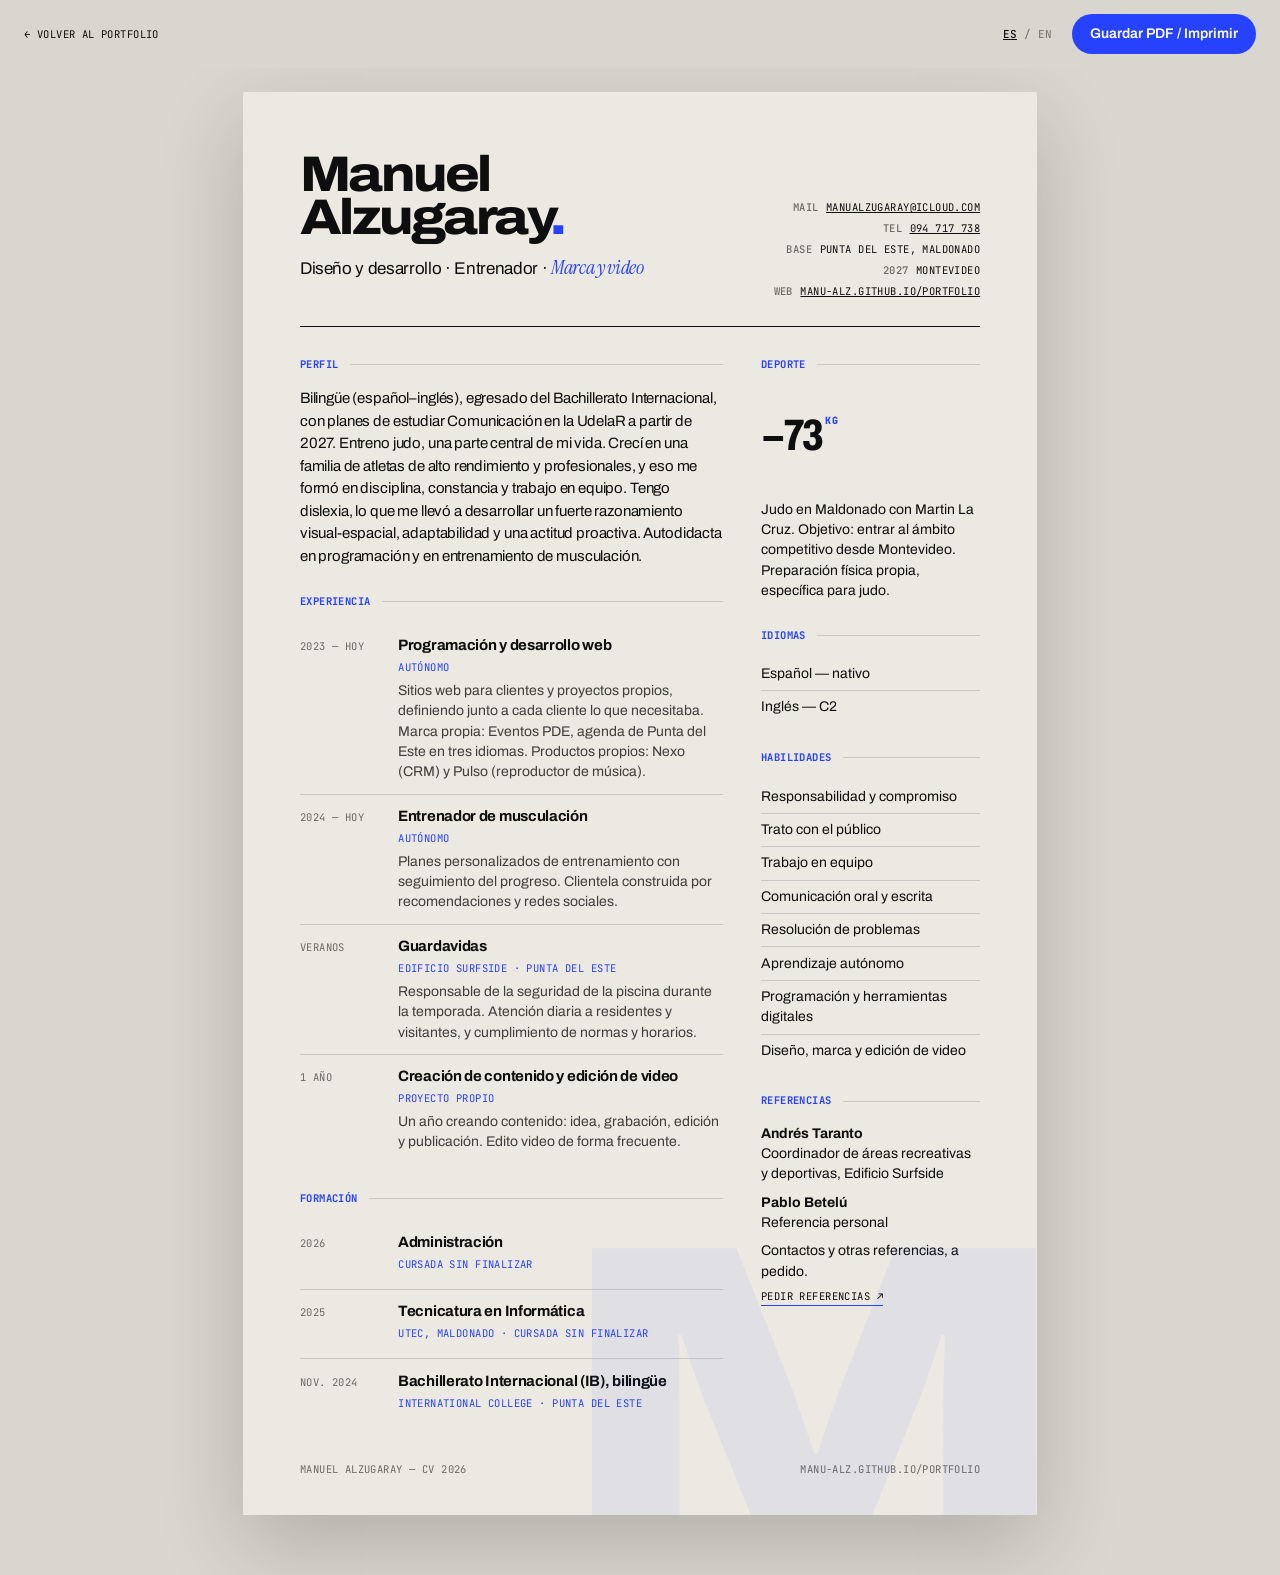
<file: cv.html>
<!doctype html>
<html lang="es">
<head>
  <meta charset="utf-8">
  <meta name="viewport" content="width=device-width, initial-scale=1">
  <title>CV — Manuel Alzugaray</title>
  <meta name="description" content="Currículum de Manuel Alzugaray: atleta, entrenador de musculación y desarrollador web. Punta del Este, Uruguay.">
  <link rel="icon" href="assets/favicon.svg" type="image/svg+xml">
  <link rel="preconnect" href="https://fonts.googleapis.com">
  <link rel="preconnect" href="https://fonts.gstatic.com" crossorigin>
  <link href="https://fonts.googleapis.com/css2?family=Archivo:wdth,wght@62..125,100..900&family=Instrument+Serif:ital@0;1&family=JetBrains+Mono:wght@400;500&display=swap" rel="stylesheet">
  <style>
    :root { --paper:#ECE9E2; --ink:#0E0E0E; --blue:#2742FF; --muted:rgba(14,14,14,.58); --line:rgba(14,14,14,.15); }
    * { box-sizing: border-box; }
    html, body { margin: 0; }
    body { background: #d9d6cf; color: var(--ink); font-family: "Archivo", Arial, sans-serif; font-size: 14px; line-height: 1.45; -webkit-font-smoothing: antialiased; }
    a { color: inherit; }
    em { font-family: "Instrument Serif", Georgia, serif; font-style: italic; font-weight: 400; }
    .mono { font-family: "JetBrains Mono", monospace; font-size: 10.5px; letter-spacing: .04em; text-transform: uppercase; }
    .bar { position: sticky; top: 0; z-index: 2; display: flex; justify-content: space-between; align-items: center; padding: 14px 24px; background: rgba(217,214,207,.9); backdrop-filter: blur(8px); }
    .bar a { text-decoration: none; }
    .print { font: inherit; border: 0; background: var(--blue); color: #fff; padding: 10px 18px; border-radius: 99px; cursor: pointer; font-weight: 600; }
    .print:hover { background: var(--ink); }
    .bar__r { display: flex; gap: 14px; align-items: center; }
    .lang { font: 500 11px "JetBrains Mono", monospace; background: none; border: 0; cursor: pointer; color: rgba(14,14,14,.45); }
    .lang .on { color: var(--ink); text-decoration: underline; }
    @media print { .bar__r { display: none; } }
    .sheet { width: 210mm; min-height: 297mm; margin: 24px auto 60px; background: var(--paper); padding: 16mm 15mm; position: relative; overflow: hidden; box-shadow: 0 30px 80px rgba(0,0,0,.18); }
    .sheet::after { content: "M"; position: absolute; right: -10mm; bottom: -32mm; font-size: 120mm; font-weight: 800; line-height: 1; color: rgba(39,66,255,.06); font-variation-settings: "wdth" 125, "wght" 800; pointer-events: none; }
    header { display: grid; grid-template-columns: 1fr auto; gap: 8mm; align-items: end; padding-bottom: 7mm; border-bottom: 1.5px solid var(--ink); }
    h1 { margin: 0; font-size: 50px; line-height: .86; letter-spacing: -.05em; font-weight: 800; font-variation-settings: "wdth" 112, "wght" 800; }
    h1 span { color: var(--blue); }
    .role { margin-top: 4mm; font-size: 17px; letter-spacing: -.02em; }
    .role em { color: var(--blue); font-size: 1.15em; }
    .contact { text-align: right; display: grid; gap: 1.5mm; }
    .contact b { font-weight: 500; color: var(--muted); margin-right: 2mm; }
    .grid { display: grid; grid-template-columns: 1fr 58mm; gap: 10mm; margin-top: 8mm; }
    h2 { margin: 0 0 4mm; display: flex; align-items: center; gap: 3mm; color: var(--blue); }
    h2::after { content: ""; flex: 1; height: 1px; background: var(--line); }
    section { margin-bottom: 7mm; }
    .profile { font-size: 15px; line-height: 1.5; letter-spacing: -.01em; }
    .item { display: grid; grid-template-columns: 22mm 1fr; gap: 4mm; padding: 3mm 0; border-top: 1px solid var(--line); }
    .item:first-of-type { border-top: 0; }
    .when { color: var(--muted); padding-top: 1mm; }
    .item h3 { margin: 0; font-size: 15px; letter-spacing: -.02em; }
    .where { color: var(--blue); margin: .8mm 0 1.5mm; display: block; }
    .item p { margin: 0; color: rgba(14,14,14,.78); }
    ul { margin: 0; padding: 0; list-style: none; }
    aside li { padding: 1.6mm 0; border-top: 1px solid var(--line); }
    aside li:first-child { border-top: 0; }
    .big { font-size: 44px; font-weight: 800; letter-spacing: -.05em; line-height: .9; font-variation-settings: "wdth" 75, "wght" 800; }
    .big small { font-family: "JetBrains Mono", monospace; font-size: 10px; font-weight: 500; color: var(--blue); letter-spacing: .04em; vertical-align: top; margin-left: 1mm; }
    .web { margin-top: 2mm; display: inline-block; text-decoration: none; border-bottom: 1.5px solid var(--blue); }
    .foot { position: absolute; left: 15mm; right: 15mm; bottom: 10mm; display: flex; justify-content: space-between; color: var(--muted); }
    @media (max-width: 820px) {
      .sheet { width: auto; min-height: 0; margin: 12px; padding: 22px 18px 60px; }
      header, .grid { grid-template-columns: 1fr; }
      .contact { text-align: left; }
      h1 { font-size: 40px; }
    }
    @page { size: A4; margin: 0; }
    @media print {
      body { background: none; }
      .bar { display: none; }
      .sheet { margin: 0; box-shadow: none; width: 210mm; height: 297mm; }
      * { -webkit-print-color-adjust: exact; print-color-adjust: exact; }
    }
  </style>
</head>
<body>
  <div class="bar">
    <a href="index.html" class="mono">← Volver al portfolio</a>
    <span class="bar__r"><button class="lang" type="button" data-cv-lang>ES / EN</button><button class="print" type="button" onclick="print()">Guardar PDF / Imprimir</button></span>
  </div>

  <main class="sheet">
    <header>
      <div>
        <h1>Manuel<br>Alzugaray<span>.</span></h1>
        <p class="role">Diseño y desarrollo · Entrenador · <em>Marca y video</em></p>
      </div>
      <div class="contact mono">
        <span><b>Mail</b><a href="mailto:manualzugaray@icloud.com">manualzugaray@icloud.com</a></span>
        <span><b>Tel</b><a href="tel:+59894717738">094 717 738</a></span>
        <span><b>Base</b>Punta del Este, Maldonado</span>
        <span><b>2027</b>Montevideo</span>
        <span><b>Web</b><a href="https://manu-alz.github.io/Portfolio/">manu-alz.github.io/Portfolio</a></span>
      </div>
    </header>

    <div class="grid">
      <div>
        <section>
          <h2 class="mono">Perfil</h2>
          <p class="profile">Bilingüe (español–inglés), egresado del Bachillerato Internacional, con planes de estudiar Comunicación en la UdelaR a partir de 2027. Entreno judo, una parte central de mi vida. Crecí en una familia de atletas de alto rendimiento y profesionales, y eso me formó en disciplina, constancia y trabajo en equipo. Tengo dislexia, lo que me llevó a desarrollar un fuerte razonamiento visual-espacial, adaptabilidad y una actitud proactiva. Autodidacta en programación y en entrenamiento de musculación.</p>
        </section>

        <section>
          <h2 class="mono">Experiencia</h2>
          <div class="item">
            <span class="when mono">2023 — hoy</span>
            <div><h3>Programación y desarrollo web</h3><span class="where mono">Autónomo</span>
              <p>Sitios web para clientes y proyectos propios, definiendo junto a cada cliente lo que necesitaba. Marca propia: Eventos PDE, agenda de Punta del Este en tres idiomas. Productos propios: Nexo (CRM) y Pulso (reproductor de música).</p></div>
          </div>
          <div class="item">
            <span class="when mono">2024 — hoy</span>
            <div><h3>Entrenador de musculación</h3><span class="where mono">Autónomo</span>
              <p>Planes personalizados de entrenamiento con seguimiento del progreso. Clientela construida por recomendaciones y redes sociales.</p></div>
          </div>
          <div class="item">
            <span class="when mono">Veranos</span>
            <div><h3>Guardavidas</h3><span class="where mono">Edificio Surfside · Punta del Este</span>
              <p>Responsable de la seguridad de la piscina durante la temporada. Atención diaria a residentes y visitantes, y cumplimiento de normas y horarios.</p></div>
          </div>
          <div class="item">
            <span class="when mono">1 año</span>
            <div><h3>Creación de contenido y edición de video</h3><span class="where mono">Proyecto propio</span>
              <p>Un año creando contenido: idea, grabación, edición y publicación. Edito video de forma frecuente.</p></div>
          </div>
        </section>

        <section>
          <h2 class="mono">Formación</h2>
          <div class="item"><span class="when mono">2026</span><div><h3>Administración</h3><span class="where mono">Cursada sin finalizar</span></div></div>
          <div class="item"><span class="when mono">2025</span><div><h3>Tecnicatura en Informática</h3><span class="where mono">UTEC, Maldonado · cursada sin finalizar</span></div></div>
          <div class="item"><span class="when mono">Nov. 2024</span><div><h3>Bachillerato Internacional (IB), bilingüe</h3><span class="where mono">International College · Punta del Este</span></div></div>
        </section>
      </div>

      <aside>
        <section>
          <h2 class="mono">Deporte</h2>
          <p class="big">−73<small>KG</small></p>
          <p style="margin:2mm 0 0">Judo en Maldonado con Martin La Cruz. Objetivo: entrar al ámbito competitivo desde Montevideo. Preparación física propia, específica para judo.</p>
        </section>
        <section>
          <h2 class="mono">Idiomas</h2>
          <ul><li>Español — nativo</li><li>Inglés — C2</li></ul>
        </section>
        <section>
          <h2 class="mono">Habilidades</h2>
          <ul>
            <li>Responsabilidad y compromiso</li>
            <li>Trato con el público</li>
            <li>Trabajo en equipo</li>
            <li>Comunicación oral y escrita</li>
            <li>Resolución de problemas</li>
            <li>Aprendizaje autónomo</li>
            <li>Programación y herramientas digitales</li>
            <li>Diseño, marca y edición de video</li>
          </ul>
        </section>
        <section>
          <h2 class="mono">Referencias</h2>
          <p class="refp" style="margin:0 0 .5rem"><b>Andrés Taranto</b><br>Coordinador de áreas recreativas y deportivas, Edificio Surfside</p>
          <p class="refp" style="margin:0 0 .5rem"><b>Pablo Betelú</b><br>Referencia personal</p>
          <p class="refp" style="margin:0">Contactos y otras referencias, a pedido.</p>
          <a class="web mono" href="mailto:manualzugaray@icloud.com">Pedir referencias ↗</a>
        </section>
      </aside>
    </div>

    <div class="foot mono"><span>Manuel Alzugaray — CV 2026</span><span>manu-alz.github.io/Portfolio</span></div>
  </main>
  <script>
  /* CV en español (base) o inglés, según el idioma elegido en el portfolio */
  (() => {
    let lang = "es";
    try { lang = new URLSearchParams(location.search).get("lang") || localStorage.getItem("lang") || "es"; } catch (e) {}
    const btn = document.querySelector("[data-cv-lang]");
    btn.innerHTML = `<span class="${lang === "es" ? "on" : ""}">ES</span> / <span class="${lang === "en" ? "on" : ""}">EN</span>`;
    btn.addEventListener("click", () => {
      try { localStorage.setItem("lang", lang === "en" ? "es" : "en"); } catch (e) {}
      location.href = location.pathname;
    });
    if (lang !== "en") return;
    document.documentElement.lang = "en";
    document.title = "CV — Manuel Alzugaray";
    const set = (sel, i, html) => { const el = document.querySelectorAll(sel)[i]; if (el) el.innerHTML = html; };
    set(".bar a", 0, "← Back to portfolio");
    set(".print", 0, "Save PDF / Print");
    set(".role", 0, "Design &amp; development · Coach · <em>Brand &amp; video</em>");
    set(".contact span", 1, '<b>Phone</b><a href="tel:+59894717738">+598 94 717 738</a>');
    set(".contact span", 2, "<b>Based</b>Punta del Este, Uruguay");
    ["Profile", "Experience", "Education", "Sport", "Languages", "Skills", "References"].forEach((t, i) => set("h2", i, t));
    set(".profile", 0, "Bilingual (Spanish–English) International Baccalaureate graduate, planning to study Communication at UdelaR from 2027. Judo is a central part of my life. I grew up in a family of high-performance athletes and professionals, which shaped my discipline, consistency and teamwork. I have dyslexia, which led me to develop strong visual-spatial reasoning, adaptability and a proactive attitude. Self-taught in programming and strength training.");
    const when = ["2023 — today", "2024 — today", "Summers", "1 year"];
    when.forEach((t, i) => set(".item .when", i, t));
    set(".item h3", 0, "Programming &amp; web development"); set(".item .where", 0, "Freelance");
    set(".item p", 0, "Websites for clients and my own projects, defining with each client what they needed. Own brand: Eventos PDE, Punta del Este’s events guide in three languages. Own products: Nexo (CRM) and Pulso (music player).");
    set(".item h3", 1, "Strength coach"); set(".item .where", 1, "Freelance");
    set(".item p", 1, "Personalised training plans with progress tracking. Client base built through referrals and social media.");
    set(".item h3", 2, "Lifeguard");
    set(".item p", 2, "Responsible for pool safety during the season. Daily service to residents and visitors, and enforcement of rules and schedules.");
    set(".item h3", 3, "Content creation &amp; video editing"); set(".item .where", 3, "Own project");
    set(".item p", 3, "A year creating content: idea, shooting, editing and publishing. I edit video regularly.");
    set(".item h3", 4, "Business Administration"); set(".item .where", 4, "Not completed");
    set(".item h3", 5, "IT Technical Degree"); set(".item .where", 5, "UTEC, Maldonado · not completed");
    set(".item h3", 6, "International Baccalaureate (IB), bilingual");
    set("aside section p", 1, "Judo in Maldonado with Martin La Cruz. Goal: enter competition from Montevideo. Self-programmed, judo-specific strength and conditioning.");
    set("aside ul", 0, "<li>Spanish — native</li><li>English — C2</li>");
    set("aside ul", 1, "<li>Responsibility and commitment</li><li>Customer service</li><li>Teamwork</li><li>Oral and written communication</li><li>Problem solving</li><li>Self-directed learning</li><li>Programming and digital tools</li><li>Design, branding and video editing</li>");
    set(".refp", 0, "<b>Andrés Taranto</b><br>Recreation and sports areas coordinator, Edificio Surfside");
    set(".refp", 1, "<b>Pablo Betelú</b><br>Personal reference");
    set(".refp", 2, "Contact details and further references on request.");
    set(".web", 0, "Request references ↗");
  })();
  </script>
</body>
</html>
</file>
